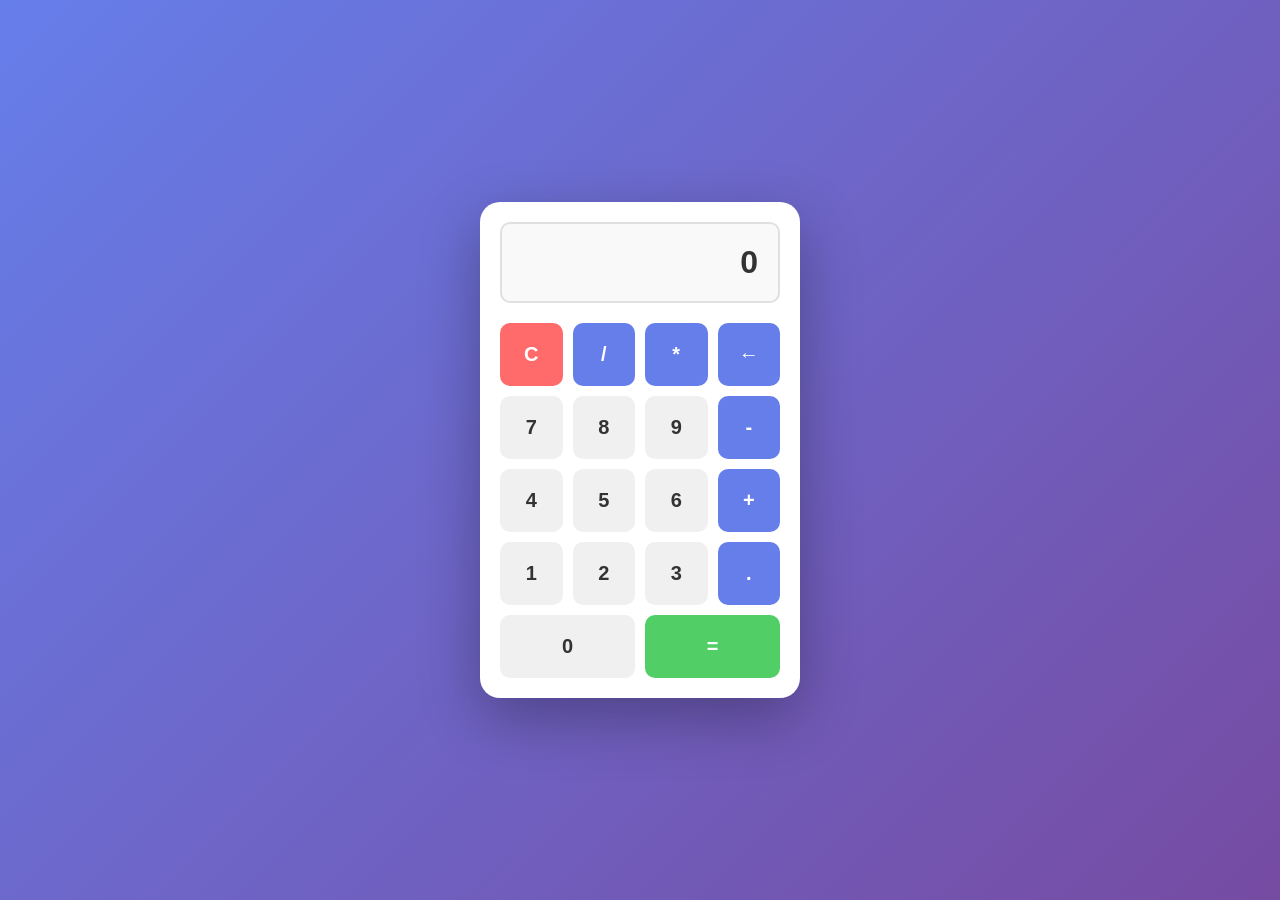
<file: index.html>
<!DOCTYPE html>
<html lang="en">
<head>
    <meta charset="UTF-8">
    <meta name="viewport" content="width=device-width, initial-scale=1.0">
    <title>Simple Calculator</title>
    <link rel="stylesheet" href="style.css">
</head>
<body>
    <div class="calculator">
        <div class="display">
            <input type="text" id="display" readonly value="0">
        </div>
        <div class="buttons">
            <button class="btn btn-clear" onclick="clearDisplay()">C</button>
            <button class="btn btn-operator" onclick="appendOperator('/')">/</button>
            <button class="btn btn-operator" onclick="appendOperator('*')">*</button>
            <button class="btn btn-operator" onclick="deleteLastChar()">←</button>

            <button class="btn" onclick="appendNumber('7')">7</button>
            <button class="btn" onclick="appendNumber('8')">8</button>
            <button class="btn" onclick="appendNumber('9')">9</button>
            <button class="btn btn-operator" onclick="appendOperator('-')">-</button>

            <button class="btn" onclick="appendNumber('4')">4</button>
            <button class="btn" onclick="appendNumber('5')">5</button>
            <button class="btn" onclick="appendNumber('6')">6</button>
            <button class="btn btn-operator" onclick="appendOperator('+')">+</button>

            <button class="btn" onclick="appendNumber('1')">1</button>
            <button class="btn" onclick="appendNumber('2')">2</button>
            <button class="btn" onclick="appendNumber('3')">3</button>
            <button class="btn btn-operator" onclick="appendOperator('.')">.
</button>

            <button class="btn btn-zero" onclick="appendNumber('0')">0</button>
            <button class="btn btn-equals" onclick="calculate()">=</button>
        </div>
    </div>

    <script src="script.js"></script>
</body>
</html>
</file>
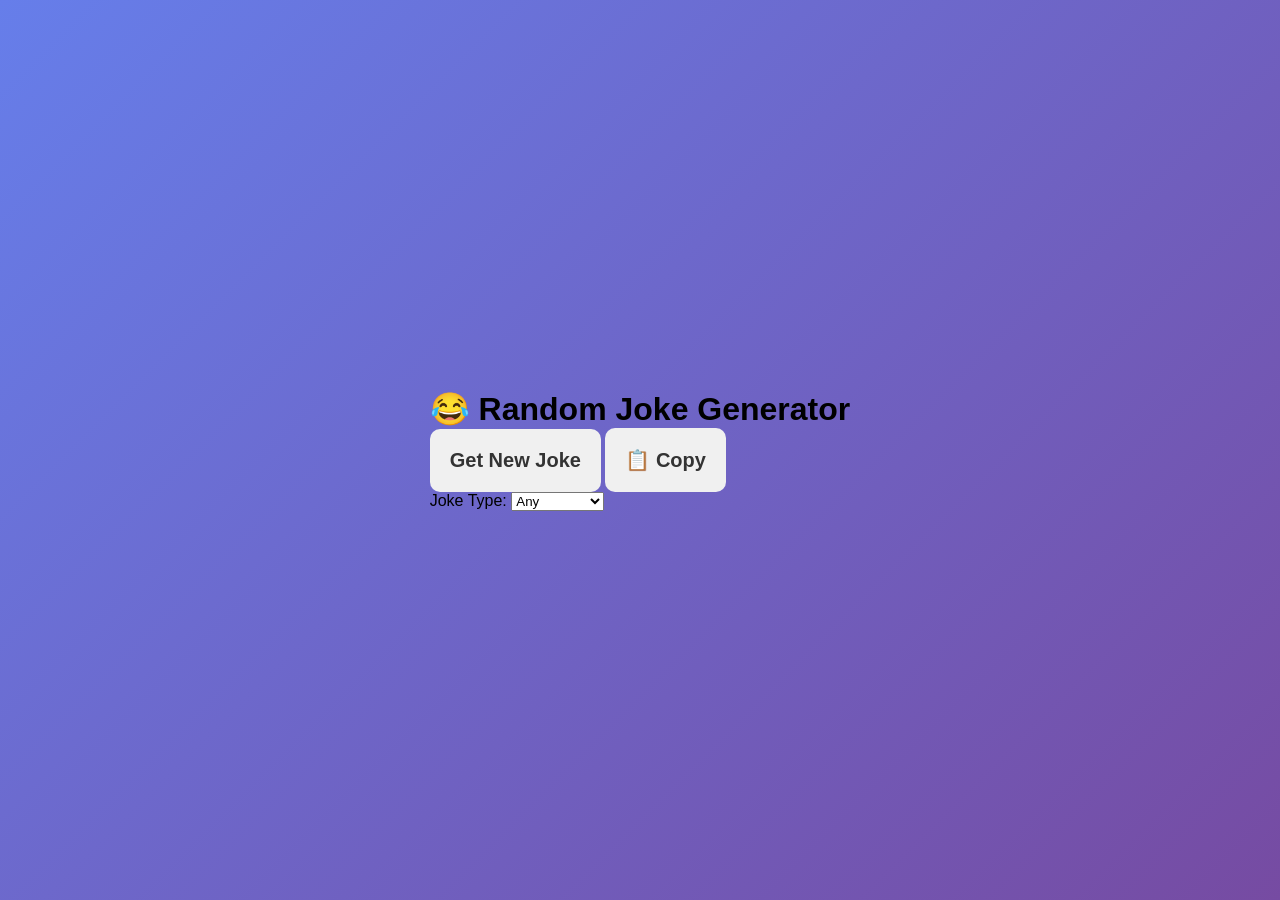
<file: joke-generator-index.html>
<!DOCTYPE html>
<html lang="en">
<head>
    <meta charset="UTF-8">
    <meta name="viewport" content="width=device-width, initial-scale=1.0">
    <title>Random Joke Generator</title>
    <link rel="stylesheet" href="style.css">
</head>
<body>
    <div class="container">
        <div class="joke-generator">
            <h1>😂 Random Joke Generator</h1>
            
            <div class="joke-display">
                <p id="setup" class="joke-setup"></p>
                <p id="delivery" class="joke-delivery"></p>
                <p id="single-joke" class="single-joke"></p>
            </div>

            <div class="button-group">
                <button id="newJokeBtn" class="btn btn-primary" onclick="getNewJoke()">Get New Joke</button>
                <button id="copyBtn" class="btn btn-secondary" onclick="copyJoke()">📋 Copy</button>
            </div>

            <div class="joke-type-selector">
                <label for="jokeType">Joke Type:</label>
                <select id="jokeType" onchange="updateJokeType()">
                    <option value="any">Any</option>
                    <option value="single">Single Liner</option>
                    <option value="twopart">Two Part</option>
                </select>
            </div>

            <div class="loading" id="loading"></div>
            <div class="error" id="error"></div>
        </div>
    </div>

    <script src="script.js"></script>
</body>
</html>
</file>
<file: style.css>
* {
    margin: 0;
    padding: 0;
    box-sizing: border-box;
}

body {
    display: flex;
    justify-content: center;
    align-items: center;
    min-height: 100vh;
    background: linear-gradient(135deg, #667eea 0%, #764ba2 100%);
    font-family: 'Segoe UI', Tahoma, Geneva, Verdana, sans-serif;
}

.calculator {
    background: white;
    border-radius: 20px;
    box-shadow: 0 20px 60px rgba(0, 0, 0, 0.3);
    padding: 20px;
    width: 320px;
}

.display {
    margin-bottom: 20px;
}

#display {
    width: 100%;
    padding: 20px;
    font-size: 32px;
    text-align: right;
    border: 2px solid #e0e0e0;
    border-radius: 10px;
    background: #f9f9f9;
    color: #333;
    font-weight: 600;
}

.buttons {
    display: grid;
    grid-template-columns: repeat(4, 1fr);
    gap: 10px;
}

.btn {
    padding: 20px;
    font-size: 20px;
    font-weight: 600;
    border: none;
    border-radius: 10px;
    cursor: pointer;
    background: #f0f0f0;
    color: #333;
    transition: all 0.2s ease;
}

.btn:hover {
    background: #e0e0e0;
    transform: translateY(-2px);
    box-shadow: 0 5px 15px rgba(0, 0, 0, 0.1);
}

.btn:active {
    transform: translateY(0);
}

.btn-operator {
    background: #667eea;
    color: white;
    font-weight: 700;
}

.btn-operator:hover {
    background: #5568d3;
}

.btn-clear {
    background: #ff6b6b;
    color: white;
    font-weight: 700;
}

.btn-clear:hover {
    background: #ff5252;
}

.btn-equals {
    background: #51cf66;
    color: white;
    font-weight: 700;
    grid-column: span 2;
}

.btn-equals:hover {
    background: #40c057;
}

.btn-zero {
    grid-column: span 2;
}

/* Responsive design */
@media (max-width: 480px) {
    .calculator {
        width: 90vw;
        max-width: 320px;
    }

    .btn {
        padding: 15px;
        font-size: 18px;
    }

    #display {
        font-size: 28px;
        padding: 15px;
    }
}
</file>
